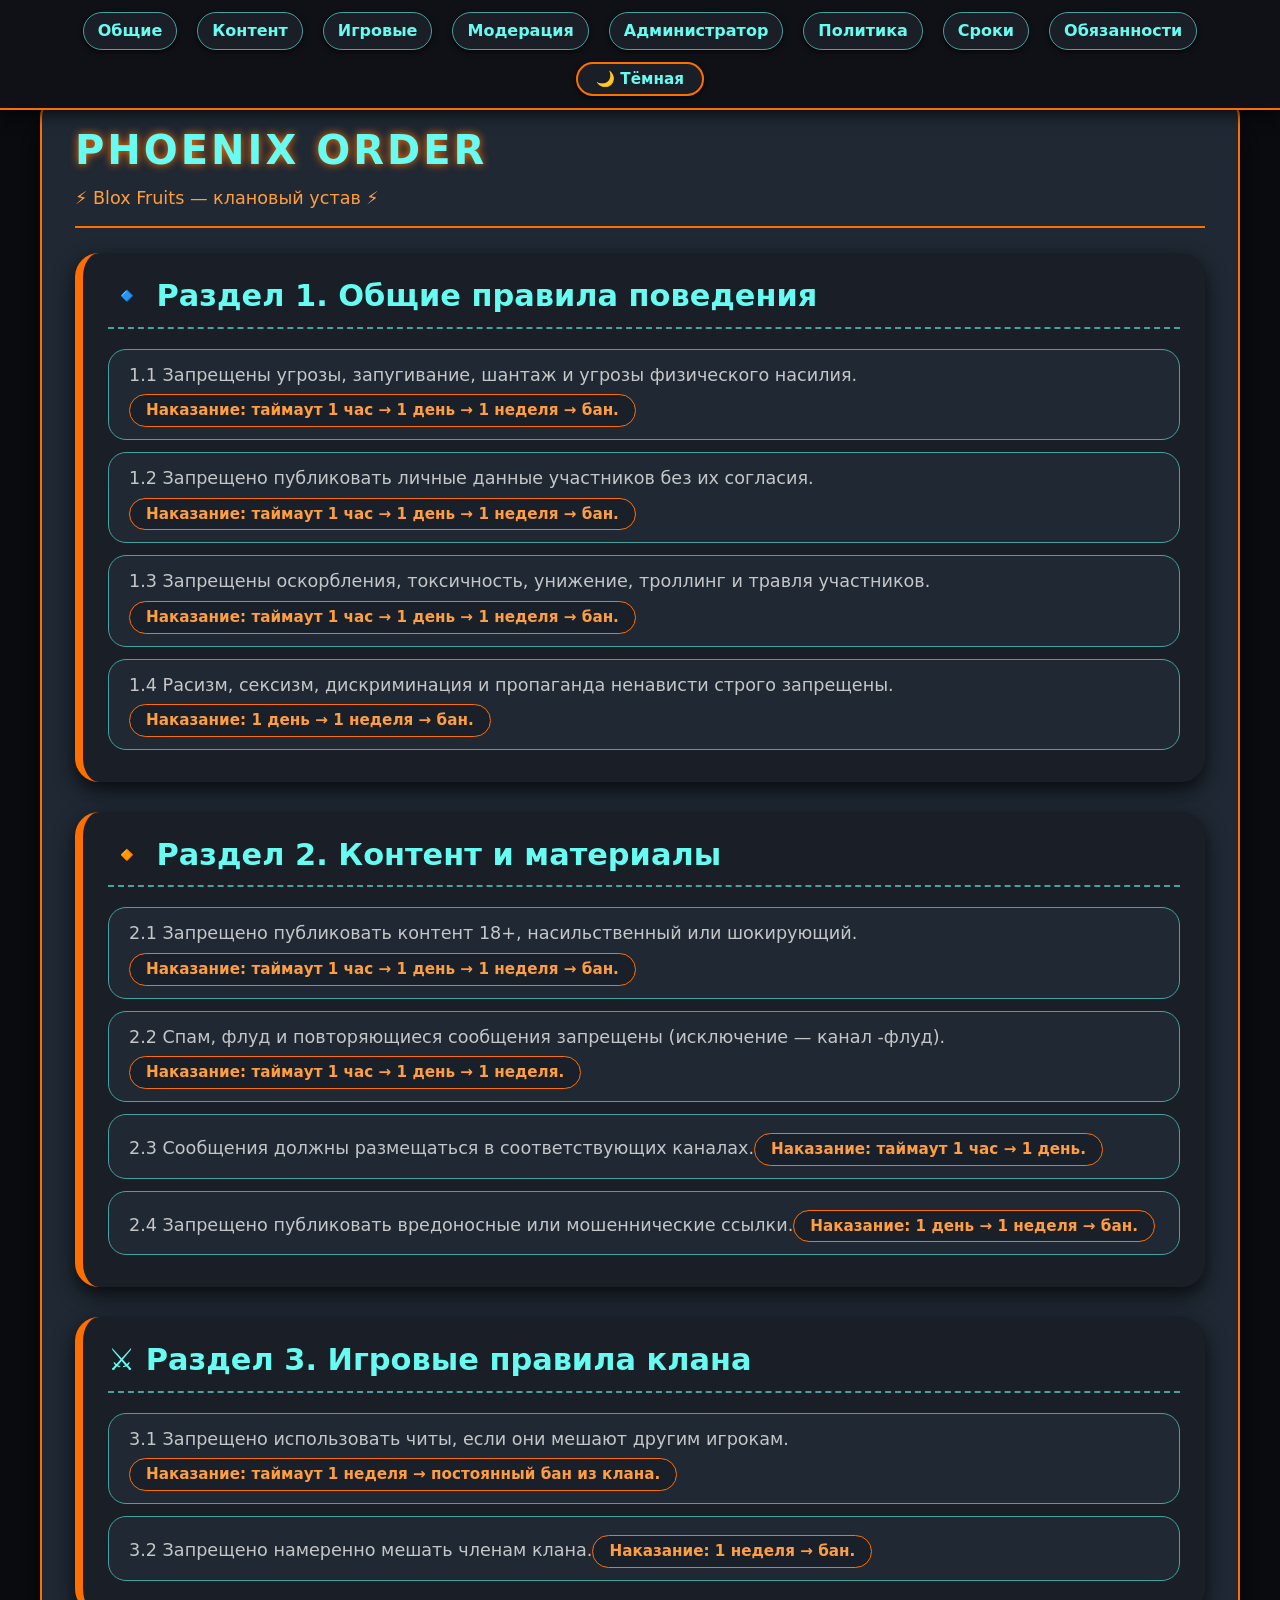
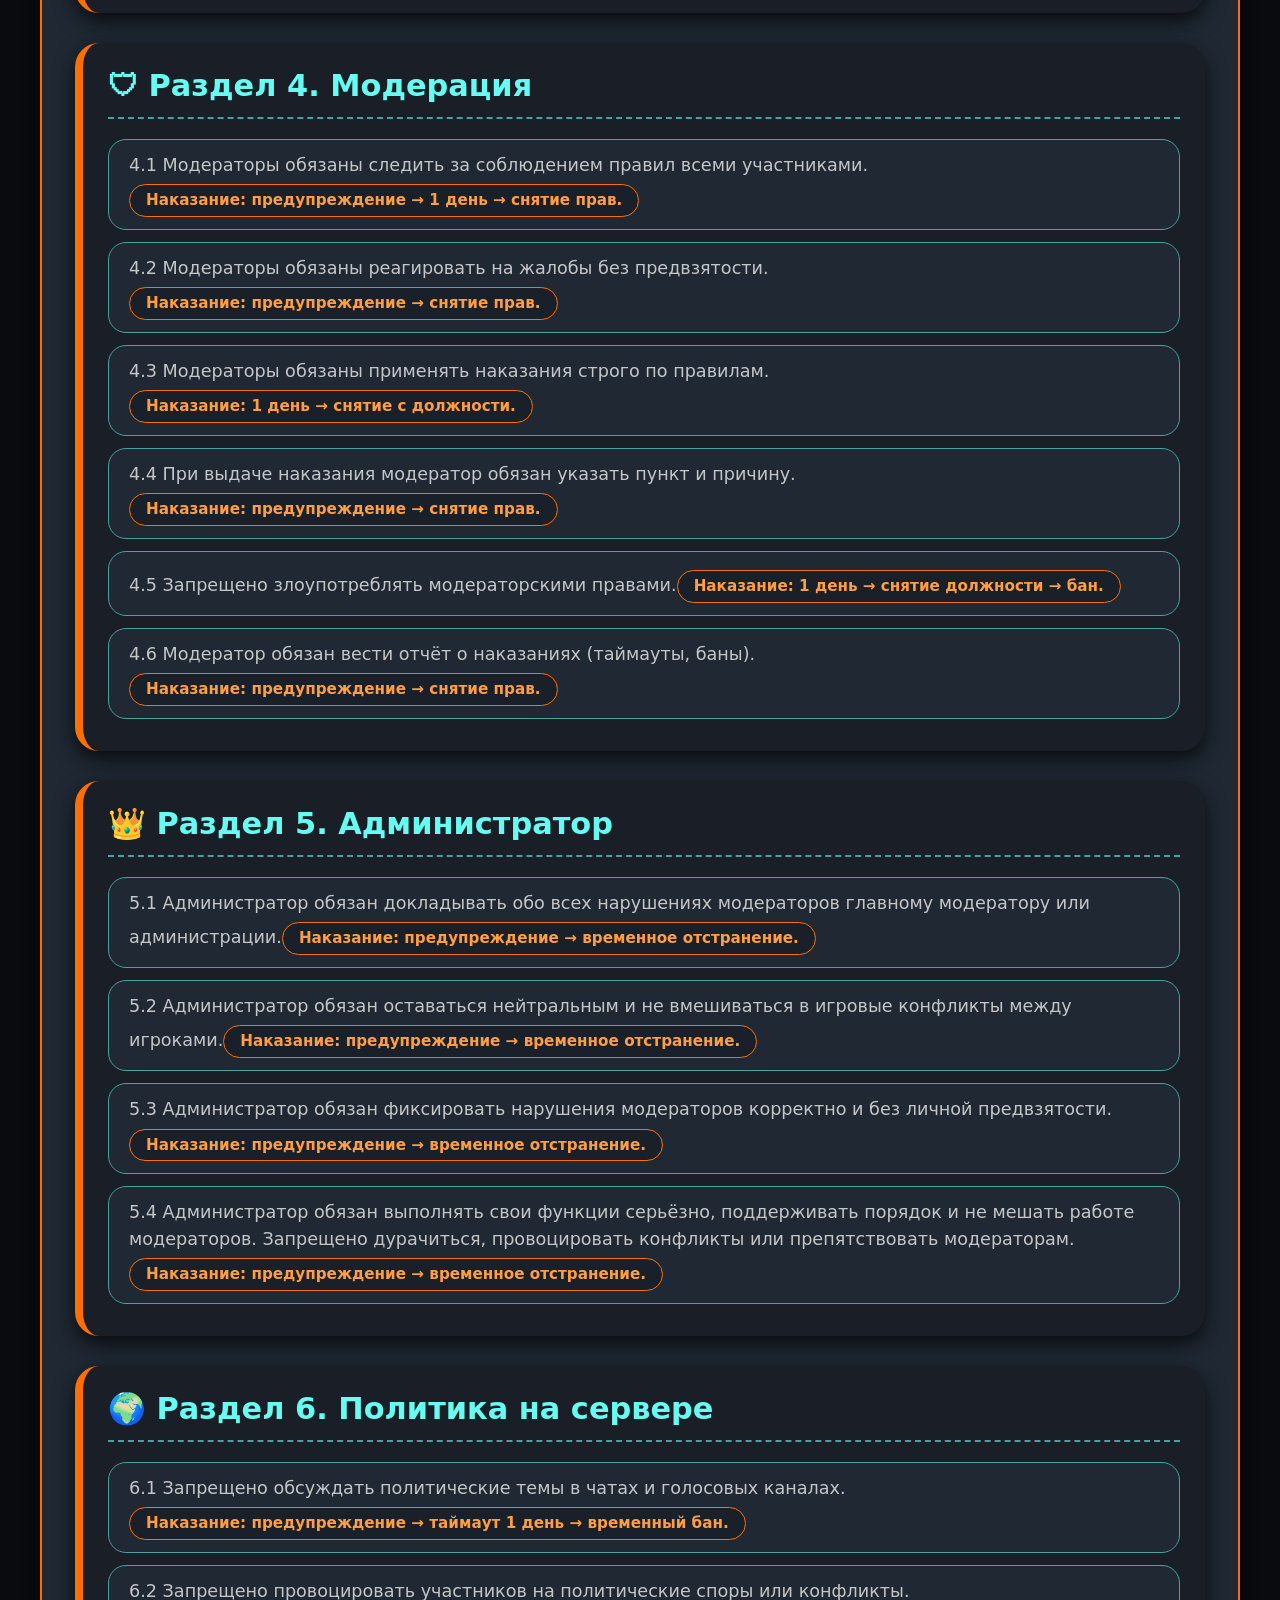
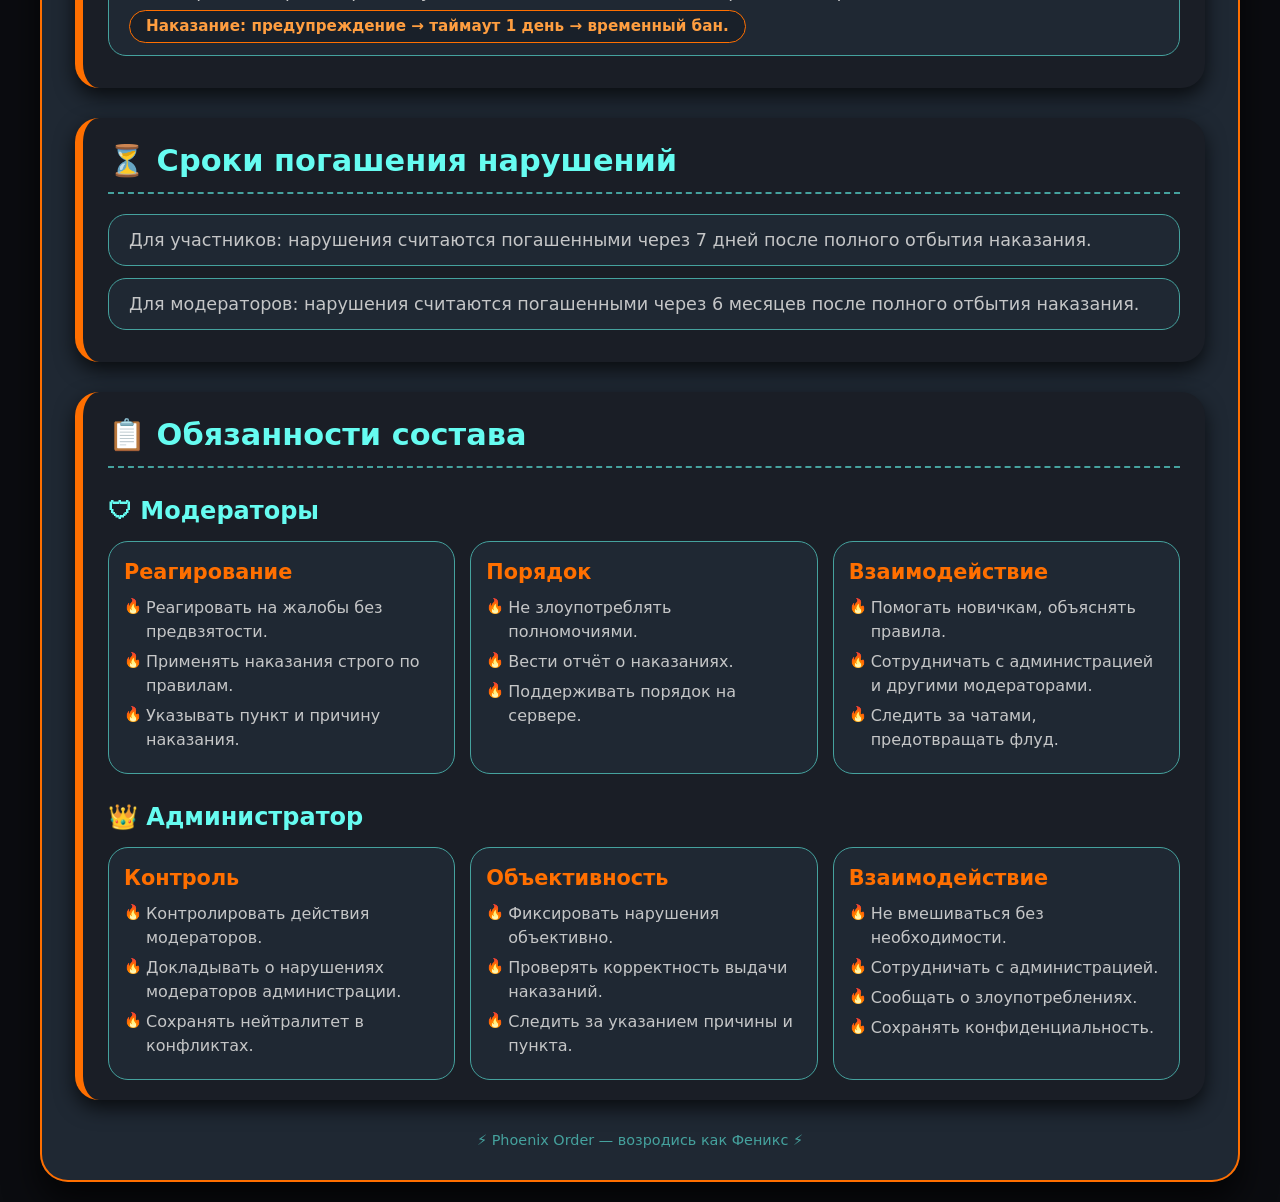
<file: index.html>
<!DOCTYPE html>
<html lang="ru">
<head>
    <link rel="stylesheet" href="style.css">
    <meta charset="UTF-8">
    <meta name="viewport" content="width=device-width, initial-scale=1.0">
    <title>Phoenix Order — правила клана (Blox Fruits)</title>
                                                            
</head>
<body>
    <!-- Навигационная панель -->
    <div class="navbar">
        <a href="#general">Общие</a>
        <a href="#content">Контент</a>
        <a href="#game">Игровые</a>
        <a href="#moderation">Модерация</a>
        <a href="#admin">Администратор</a>
        <a href="#policy">Политика</a>
        <a href="#terms">Сроки</a>
        <a href="#duties">Обязанности</a>
        <button class="theme-toggle" id="themeToggle">🌙 Тёмная</button>
    </div>

    <div class="container" id="mainContainer">
        <div class="header">
            <div class="title-section">
                <h1>Phoenix Order</h1>
                <div class="sub">⚡ Blox Fruits — клановый устав ⚡</div>
            </div>
        </div>

        <!-- Раздел 1. Общие правила поведения -->
        <section id="general" class="section">
            <h2>🔹 Раздел 1. Общие правила поведения</h2>
            <div class="rule-item"><span class="rule-text">1.1 Запрещены угрозы, запугивание, шантаж и угрозы физического насилия.</span><div class="rule-punish">Наказание: таймаут 1 час → 1 день → 1 неделя → бан.</div></div>
            <div class="rule-item"><span class="rule-text">1.2 Запрещено публиковать личные данные участников без их согласия.</span><div class="rule-punish">Наказание: таймаут 1 час → 1 день → 1 неделя → бан.</div></div>
            <div class="rule-item"><span class="rule-text">1.3 Запрещены оскорбления, токсичность, унижение, троллинг и травля участников.</span><div class="rule-punish">Наказание: таймаут 1 час → 1 день → 1 неделя → бан.</div></div>
            <div class="rule-item"><span class="rule-text">1.4 Расизм, сексизм, дискриминация и пропаганда ненависти строго запрещены.</span><div class="rule-punish">Наказание: 1 день → 1 неделя → бан.</div></div>
        </section>

        <!-- Раздел 2. Контент и материалы -->
        <section id="content" class="section">
            <h2>🔸 Раздел 2. Контент и материалы</h2>
            <div class="rule-item"><span class="rule-text">2.1 Запрещено публиковать контент 18+, насильственный или шокирующий.</span><div class="rule-punish">Наказание: таймаут 1 час → 1 день → 1 неделя → бан.</div></div>
            <div class="rule-item"><span class="rule-text">2.2 Спам, флуд и повторяющиеся сообщения запрещены (исключение — канал -флуд).</span><div class="rule-punish">Наказание: таймаут 1 час → 1 день → 1 неделя.</div></div>
            <div class="rule-item"><span class="rule-text">2.3 Сообщения должны размещаться в соответствующих каналах.</span><div class="rule-punish">Наказание: таймаут 1 час → 1 день.</div></div>
            <div class="rule-item"><span class="rule-text">2.4 Запрещено публиковать вредоносные или мошеннические ссылки.</span><div class="rule-punish">Наказание: 1 день → 1 неделя → бан.</div></div>
        </section>

        <!-- Раздел 3. Игровые правила клана -->
        <section id="game" class="section">
            <h2>⚔ Раздел 3. Игровые правила клана</h2>
            <div class="rule-item"><span class="rule-text">3.1 Запрещено использовать читы, если они мешают другим игрокам.</span><div class="rule-punish">Наказание: таймаут 1 неделя → постоянный бан из клана.</div></div>
            <div class="rule-item"><span class="rule-text">3.2 Запрещено намеренно мешать членам клана.</span><div class="rule-punish">Наказание: 1 неделя → бан.</div></div>
        </section>

        <!-- Раздел 4. Модерация -->
        <section id="moderation" class="section">
            <h2>🛡 Раздел 4. Модерация</h2>
            <div class="rule-item"><span class="rule-text">4.1 Модераторы обязаны следить за соблюдением правил всеми участниками.</span><div class="rule-punish">Наказание: предупреждение → 1 день → снятие прав.</div></div>
            <div class="rule-item"><span class="rule-text">4.2 Модераторы обязаны реагировать на жалобы без предвзятости.</span><div class="rule-punish">Наказание: предупреждение → снятие прав.</div></div>
            <div class="rule-item"><span class="rule-text">4.3 Модераторы обязаны применять наказания строго по правилам.</span><div class="rule-punish">Наказание: 1 день → снятие с должности.</div></div>
            <div class="rule-item"><span class="rule-text">4.4 При выдаче наказания модератор обязан указать пункт и причину.</span><div class="rule-punish">Наказание: предупреждение → снятие прав.</div></div>
            <div class="rule-item"><span class="rule-text">4.5 Запрещено злоупотреблять модераторскими правами.</span><div class="rule-punish">Наказание: 1 день → снятие должности → бан.</div></div>
            <div class="rule-item"><span class="rule-text">4.6 Модератор обязан вести отчёт о наказаниях (таймауты, баны).</span><div class="rule-punish">Наказание: предупреждение → снятие прав.</div></div>
        </section>

        <!-- Раздел 5. Администратор -->
        <section id="admin" class="section">
            <h2>👑 Раздел 5. Администратор</h2>
            <div class="rule-item"><span class="rule-text">5.1 Администратор обязан докладывать обо всех нарушениях модераторов главному модератору или администрации.</span><div class="rule-punish">Наказание: предупреждение → временное отстранение.</div></div>
            <div class="rule-item"><span class="rule-text">5.2 Администратор обязан оставаться нейтральным и не вмешиваться в игровые конфликты между игроками.</span><div class="rule-punish">Наказание: предупреждение → временное отстранение.</div></div>
            <div class="rule-item"><span class="rule-text">5.3 Администратор обязан фиксировать нарушения модераторов корректно и без личной предвзятости.</span><div class="rule-punish">Наказание: предупреждение → временное отстранение.</div></div>
            <div class="rule-item"><span class="rule-text">5.4 Администратор обязан выполнять свои функции серьёзно, поддерживать порядок и не мешать работе модераторов. Запрещено дурачиться, провоцировать конфликты или препятствовать модераторам.</span><div class="rule-punish">Наказание: предупреждение → временное отстранение.</div></div>
        </section>

        <!-- Раздел 6. Политика на сервере -->
        <section id="policy" class="section">
            <h2>🌍 Раздел 6. Политика на сервере</h2>
            <div class="rule-item"><span class="rule-text">6.1 Запрещено обсуждать политические темы в чатах и голосовых каналах.</span><div class="rule-punish">Наказание: предупреждение → таймаут 1 день → временный бан.</div></div>
            <div class="rule-item"><span class="rule-text">6.2 Запрещено провоцировать участников на политические споры или конфликты.</span><div class="rule-punish">Наказание: предупреждение → таймаут 1 день → временный бан.</div></div>
        </section>

        <!-- Сроки погашения нарушений -->
        <section id="terms" class="section">
            <h2>⏳ Сроки погашения нарушений</h2>
            <div class="rule-item"><span class="rule-text">Для участников: нарушения считаются погашенными через 7 дней после полного отбытия наказания.</span></div>
            <div class="rule-item"><span class="rule-text">Для модераторов: нарушения считаются погашенными через 6 месяцев после полного отбытия наказания.</span></div>
        </section>

        <!-- Обязанности состава -->
        <section id="duties" class="section">
            <h2>📋 Обязанности состава</h2>
            <div class="sub-section">
                <h3>🛡 Модераторы</h3>
                <div class="duty-list">
                    <div class="duty-card"><h4>Реагирование</h4><ul><li>Реагировать на жалобы без предвзятости.</li><li>Применять наказания строго по правилам.</li><li>Указывать пункт и причину наказания.</li></ul></div>
                    <div class="duty-card"><h4>Порядок</h4><ul><li>Не злоупотреблять полномочиями.</li><li>Вести отчёт о наказаниях.</li><li>Поддерживать порядок на сервере.</li></ul></div>
                    <div class="duty-card"><h4>Взаимодействие</h4><ul><li>Помогать новичкам, объяснять правила.</li><li>Сотрудничать с администрацией и другими модераторами.</li><li>Следить за чатами, предотвращать флуд.</li></ul></div>
                </div>
            </div>
            <div class="sub-section">
                <h3>👑 Администратор</h3>
                <div class="duty-list">
                    <div class="duty-card"><h4>Контроль</h4><ul><li>Контролировать действия модераторов.</li><li>Докладывать о нарушениях модераторов администрации.</li><li>Сохранять нейтралитет в конфликтах.</li></ul></div>
                    <div class="duty-card"><h4>Объективность</h4><ul><li>Фиксировать нарушения объективно.</li><li>Проверять корректность выдачи наказаний.</li><li>Следить за указанием причины и пункта.</li></ul></div>
                    <div class="duty-card"><h4>Взаимодействие</h4><ul><li>Не вмешиваться без необходимости.</li><li>Сотрудничать с администрацией.</li><li>Сообщать о злоупотреблениях.</li><li>Сохранять конфиденциальность.</li></ul></div>
                </div>
            </div>
        </section>

        <footer>
            ⚡ Phoenix Order — возродись как Феникс ⚡
        </footer>
    </div>

    <script>
        (function() {
            const themeToggle = document.getElementById('themeToggle');
            const body = document.body;

            // Проверяем сохранённую тему в localStorage
            const savedTheme = localStorage.getItem('phoenixTheme');
            if (savedTheme === 'light') {
                body.classList.add('light-theme');
                themeToggle.textContent = '☀️ Светлая';
            } else {
                themeToggle.textContent = '🌙 Тёмная';
            }

            themeToggle.addEventListener('click', () => {
                body.classList.toggle('light-theme');
                const isLight = body.classList.contains('light-theme');
                themeToggle.textContent = isLight ? '☀️ Светлая' : '🌙 Тёмная';
                // Сохраняем выбор
                localStorage.setItem('phoenixTheme', isLight ? 'light' : 'dark');
            });
        })();
    </script>
</body>
</html>
</file>
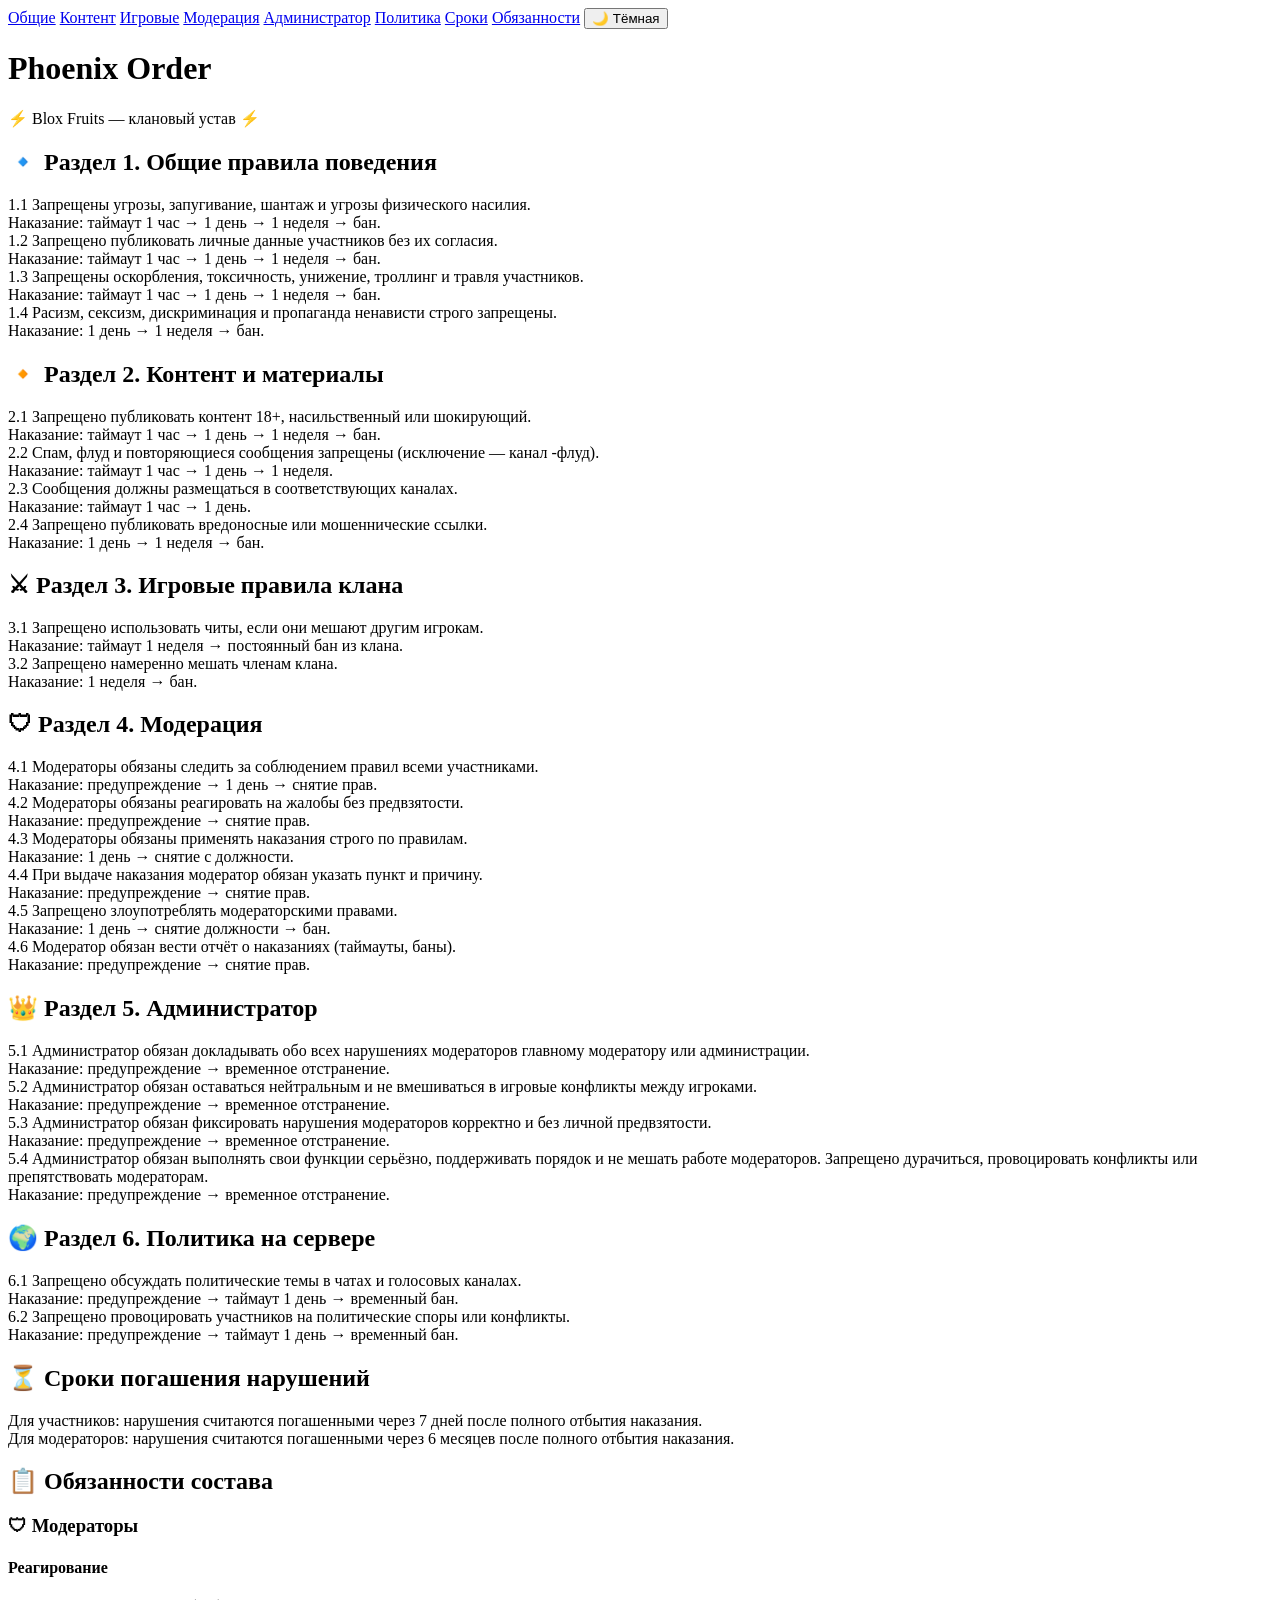
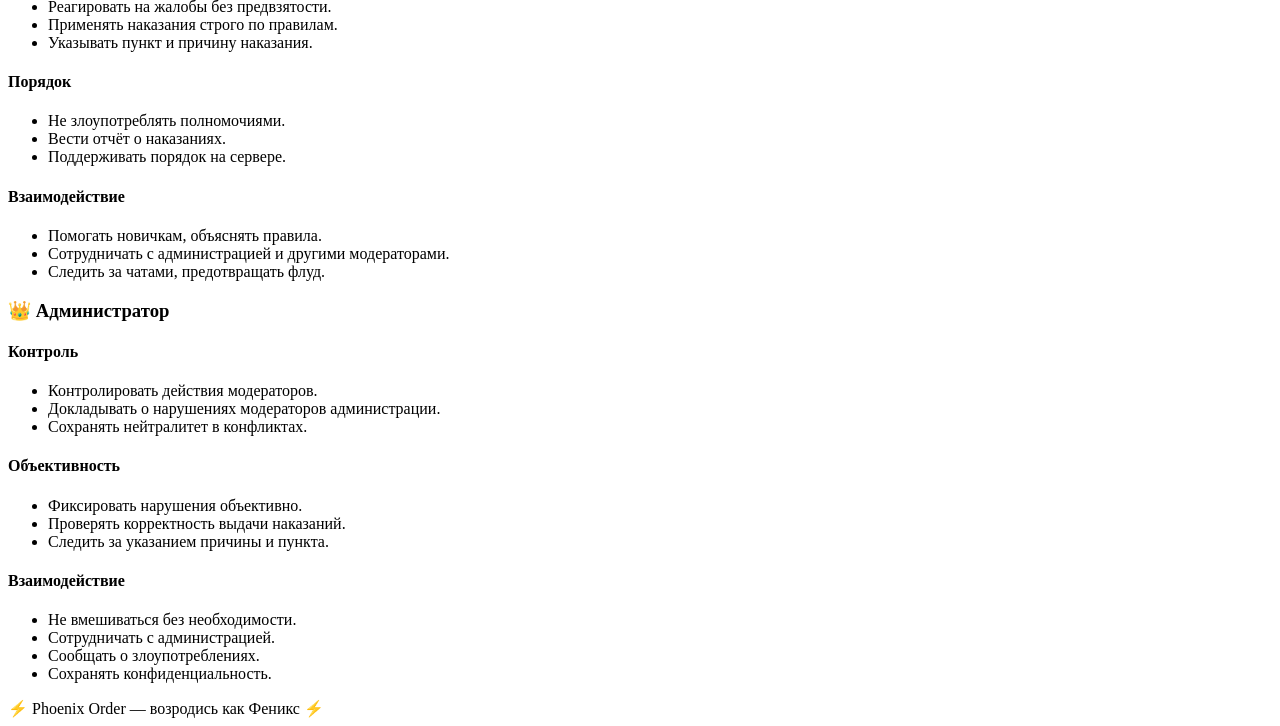
<file: 3 index.html>
<!DOCTYPE html>
<html lang="ru">
<head>
    <meta charset="UTF-8">
    <meta name="viewport" content="width=device-width, initial-scale=1.0">
    <title>Phoenix Order — правила клана (Blox Fruits)</title>   
</head>
<body>
    <!-- Навигационная панель -->
    <div class="navbar">
        <a href="#general">Общие</a>
        <a href="#content">Контент</a>
        <a href="#game">Игровые</a>
        <a href="#moderation">Модерация</a>
        <a href="#admin">Администратор</a>
        <a href="#policy">Политика</a>
        <a href="#terms">Сроки</a>
        <a href="#duties">Обязанности</a>
        <button class="theme-toggle" id="themeToggle">🌙 Тёмная</button>
    </div>

    <div class="container" id="mainContainer">
        <div class="header">
            <div class="title-section">
                <h1>Phoenix Order</h1>
                <div class="sub">⚡ Blox Fruits — клановый устав ⚡</div>
            </div>
        </div>

        <!-- Раздел 1. Общие правила поведения -->
        <section id="general" class="section">
            <h2>🔹 Раздел 1. Общие правила поведения</h2>
            <div class="rule-item"><span class="rule-text">1.1 Запрещены угрозы, запугивание, шантаж и угрозы физического насилия.</span><div class="rule-punish">Наказание: таймаут 1 час → 1 день → 1 неделя → бан.</div></div>
            <div class="rule-item"><span class="rule-text">1.2 Запрещено публиковать личные данные участников без их согласия.</span><div class="rule-punish">Наказание: таймаут 1 час → 1 день → 1 неделя → бан.</div></div>
            <div class="rule-item"><span class="rule-text">1.3 Запрещены оскорбления, токсичность, унижение, троллинг и травля участников.</span><div class="rule-punish">Наказание: таймаут 1 час → 1 день → 1 неделя → бан.</div></div>
            <div class="rule-item"><span class="rule-text">1.4 Расизм, сексизм, дискриминация и пропаганда ненависти строго запрещены.</span><div class="rule-punish">Наказание: 1 день → 1 неделя → бан.</div></div>
        </section>

        <!-- Раздел 2. Контент и материалы -->
        <section id="content" class="section">
            <h2>🔸 Раздел 2. Контент и материалы</h2>
            <div class="rule-item"><span class="rule-text">2.1 Запрещено публиковать контент 18+, насильственный или шокирующий.</span><div class="rule-punish">Наказание: таймаут 1 час → 1 день → 1 неделя → бан.</div></div>
            <div class="rule-item"><span class="rule-text">2.2 Спам, флуд и повторяющиеся сообщения запрещены (исключение — канал -флуд).</span><div class="rule-punish">Наказание: таймаут 1 час → 1 день → 1 неделя.</div></div>
            <div class="rule-item"><span class="rule-text">2.3 Сообщения должны размещаться в соответствующих каналах.</span><div class="rule-punish">Наказание: таймаут 1 час → 1 день.</div></div>
            <div class="rule-item"><span class="rule-text">2.4 Запрещено публиковать вредоносные или мошеннические ссылки.</span><div class="rule-punish">Наказание: 1 день → 1 неделя → бан.</div></div>
        </section>

        <!-- Раздел 3. Игровые правила клана -->
        <section id="game" class="section">
            <h2>⚔ Раздел 3. Игровые правила клана</h2>
            <div class="rule-item"><span class="rule-text">3.1 Запрещено использовать читы, если они мешают другим игрокам.</span><div class="rule-punish">Наказание: таймаут 1 неделя → постоянный бан из клана.</div></div>
            <div class="rule-item"><span class="rule-text">3.2 Запрещено намеренно мешать членам клана.</span><div class="rule-punish">Наказание: 1 неделя → бан.</div></div>
        </section>

        <!-- Раздел 4. Модерация -->
        <section id="moderation" class="section">
            <h2>🛡 Раздел 4. Модерация</h2>
            <div class="rule-item"><span class="rule-text">4.1 Модераторы обязаны следить за соблюдением правил всеми участниками.</span><div class="rule-punish">Наказание: предупреждение → 1 день → снятие прав.</div></div>
            <div class="rule-item"><span class="rule-text">4.2 Модераторы обязаны реагировать на жалобы без предвзятости.</span><div class="rule-punish">Наказание: предупреждение → снятие прав.</div></div>
            <div class="rule-item"><span class="rule-text">4.3 Модераторы обязаны применять наказания строго по правилам.</span><div class="rule-punish">Наказание: 1 день → снятие с должности.</div></div>
            <div class="rule-item"><span class="rule-text">4.4 При выдаче наказания модератор обязан указать пункт и причину.</span><div class="rule-punish">Наказание: предупреждение → снятие прав.</div></div>
            <div class="rule-item"><span class="rule-text">4.5 Запрещено злоупотреблять модераторскими правами.</span><div class="rule-punish">Наказание: 1 день → снятие должности → бан.</div></div>
            <div class="rule-item"><span class="rule-text">4.6 Модератор обязан вести отчёт о наказаниях (таймауты, баны).</span><div class="rule-punish">Наказание: предупреждение → снятие прав.</div></div>
        </section>

        <!-- Раздел 5. Администратор -->
        <section id="admin" class="section">
            <h2>👑 Раздел 5. Администратор</h2>
            <div class="rule-item"><span class="rule-text">5.1 Администратор обязан докладывать обо всех нарушениях модераторов главному модератору или администрации.</span><div class="rule-punish">Наказание: предупреждение → временное отстранение.</div></div>
            <div class="rule-item"><span class="rule-text">5.2 Администратор обязан оставаться нейтральным и не вмешиваться в игровые конфликты между игроками.</span><div class="rule-punish">Наказание: предупреждение → временное отстранение.</div></div>
            <div class="rule-item"><span class="rule-text">5.3 Администратор обязан фиксировать нарушения модераторов корректно и без личной предвзятости.</span><div class="rule-punish">Наказание: предупреждение → временное отстранение.</div></div>
            <div class="rule-item"><span class="rule-text">5.4 Администратор обязан выполнять свои функции серьёзно, поддерживать порядок и не мешать работе модераторов. Запрещено дурачиться, провоцировать конфликты или препятствовать модераторам.</span><div class="rule-punish">Наказание: предупреждение → временное отстранение.</div></div>
        </section>

        <!-- Раздел 6. Политика на сервере -->
        <section id="policy" class="section">
            <h2>🌍 Раздел 6. Политика на сервере</h2>
            <div class="rule-item"><span class="rule-text">6.1 Запрещено обсуждать политические темы в чатах и голосовых каналах.</span><div class="rule-punish">Наказание: предупреждение → таймаут 1 день → временный бан.</div></div>
            <div class="rule-item"><span class="rule-text">6.2 Запрещено провоцировать участников на политические споры или конфликты.</span><div class="rule-punish">Наказание: предупреждение → таймаут 1 день → временный бан.</div></div>
        </section>

        <!-- Сроки погашения нарушений -->
        <section id="terms" class="section">
            <h2>⏳ Сроки погашения нарушений</h2>
            <div class="rule-item"><span class="rule-text">Для участников: нарушения считаются погашенными через 7 дней после полного отбытия наказания.</span></div>
            <div class="rule-item"><span class="rule-text">Для модераторов: нарушения считаются погашенными через 6 месяцев после полного отбытия наказания.</span></div>
        </section>

        <!-- Обязанности состава -->
        <section id="duties" class="section">
            <h2>📋 Обязанности состава</h2>
            <div class="sub-section">
                <h3>🛡 Модераторы</h3>
                <div class="duty-list">
                    <div class="duty-card"><h4>Реагирование</h4><ul><li>Реагировать на жалобы без предвзятости.</li><li>Применять наказания строго по правилам.</li><li>Указывать пункт и причину наказания.</li></ul></div>
                    <div class="duty-card"><h4>Порядок</h4><ul><li>Не злоупотреблять полномочиями.</li><li>Вести отчёт о наказаниях.</li><li>Поддерживать порядок на сервере.</li></ul></div>
                    <div class="duty-card"><h4>Взаимодействие</h4><ul><li>Помогать новичкам, объяснять правила.</li><li>Сотрудничать с администрацией и другими модераторами.</li><li>Следить за чатами, предотвращать флуд.</li></ul></div>
                </div>
            </div>
            <div class="sub-section">
                <h3>👑 Администратор</h3>
                <div class="duty-list">
                    <div class="duty-card"><h4>Контроль</h4><ul><li>Контролировать действия модераторов.</li><li>Докладывать о нарушениях модераторов администрации.</li><li>Сохранять нейтралитет в конфликтах.</li></ul></div>
                    <div class="duty-card"><h4>Объективность</h4><ul><li>Фиксировать нарушения объективно.</li><li>Проверять корректность выдачи наказаний.</li><li>Следить за указанием причины и пункта.</li></ul></div>
                    <div class="duty-card"><h4>Взаимодействие</h4><ul><li>Не вмешиваться без необходимости.</li><li>Сотрудничать с администрацией.</li><li>Сообщать о злоупотреблениях.</li><li>Сохранять конфиденциальность.</li></ul></div>
                </div>
            </div>
        </section>

        <footer>
            ⚡ Phoenix Order — возродись как Феникс ⚡
        </footer>
    </div>

    <script>
        (function() {
            const themeToggle = document.getElementById('themeToggle');
            const body = document.body;

            // Проверяем сохранённую тему в localStorage
            const savedTheme = localStorage.getItem('phoenixTheme');
            if (savedTheme === 'light') {
                body.classList.add('light-theme');
                themeToggle.textContent = '☀️ Светлая';
            } else {
                themeToggle.textContent = '🌙 Тёмная';
            }

            themeToggle.addEventListener('click', () => {
                body.classList.toggle('light-theme');
                const isLight = body.classList.contains('light-theme');
                themeToggle.textContent = isLight ? '☀️ Светлая' : '🌙 Тёмная';
                // Сохраняем выбор
                localStorage.setItem('phoenixTheme', isLight ? 'light' : 'dark');
            });
        })();
    </script>
</body>
</html>
</file>
<file: style.css>
* {
            margin: 0;
            padding: 0;
            box-sizing: border-box;
            font-family: 'Segoe UI', Roboto, system-ui, sans-serif;
        }

        /* Тёмная тема (по умолчанию) */
        body {
            --bg: #0b0c10;
            --surface: #1f2833;
            --card-bg: #1a1e26;
            --rule-hover: #2a2e36;
            --text: #c5c6c7;
            --heading: #66fcf1;
            --border: #45a29e;
            --accent: #ff6f00;
            --accent-light: #ff9e40;
            --nav-bg: #0f1117;
            --shadow: rgba(0, 0, 0, 0.7);
            transition: background-color 0.3s, color 0.2s;
        }

        /* Светлая тема */
        body.light-theme {
            --bg: #f0f4fa;
            --surface: #ffffff;
            --card-bg: #e6ecf5;
            --rule-hover: #d9e2ef;
            --text: #1a2634;
            --heading: #c75109;
            --border: #ff8c42;
            --accent: #d35400;
            --accent-light: #e67e22;
            --nav-bg: #cfdbe9;
            --shadow: rgba(0, 0, 0, 0.2);
        }

        body {
            background-color: var(--bg);
            color: var(--text);
            line-height: 1.5;
            padding: 20px;
        }

        /* Контейнер */
        .container {
            max-width: 1200px;
            margin: 70px auto 0; /* отступ сверху для навигации */
            background-color: var(--surface);
            border-radius: 28px;
            padding: 30px 35px;
            box-shadow: 0 20px 35px var(--shadow), 0 0 0 2px var(--accent) inset;
            transition: box-shadow 0.3s, background-color 0.3s;
            animation: fadeIn 0.8s ease;
        }

        /* Анимация появления */
        @keyframes fadeIn {
            from { opacity: 0; transform: translateY(15px); }
            to { opacity: 1; transform: translateY(0); }
        }

        /* Навигационная панель */
        .navbar {
            position: fixed;
            top: 0;
            left: 0;
            width: 100%;
            background-color: var(--nav-bg);
            padding: 12px 20px;
            box-shadow: 0 4px 15px var(--shadow);
            z-index: 1000;
            display: flex;
            flex-wrap: wrap;
            justify-content: center;
            gap: 12px 20px;
            border-bottom: 2px solid var(--accent);
            backdrop-filter: blur(5px);
        }

        .navbar a {
            color: var(--heading);
            text-decoration: none;
            font-weight: 600;
            font-size: 1rem;
            padding: 6px 14px;
            border-radius: 40px;
            background-color: var(--card-bg);
            border: 1px solid var(--border);
            transition: all 0.2s;
            box-shadow: 0 2px 5px var(--shadow);
        }

        .navbar a:hover {
            background-color: var(--accent);
            color: var(--bg);
            border-color: var(--accent-light);
            transform: translateY(-2px);
            box-shadow: 0 8px 15px var(--accent);
        }

        /* Переключатель темы в навигации */
        .theme-toggle {
            background-color: var(--card-bg);
            border: 2px solid var(--accent);
            color: var(--heading);
            font-weight: bold;
            padding: 6px 18px;
            border-radius: 40px;
            cursor: pointer;
            transition: all 0.2s;
            font-size: 0.95rem;
            box-shadow: 0 2px 5px var(--shadow);
        }

        .theme-toggle:hover {
            background-color: var(--accent);
            color: var(--bg);
            transform: scale(1.05);
        }

        /* Шапка */
        .header {
            display: flex;
            flex-wrap: wrap;
            justify-content: space-between;
            align-items: center;
            margin-bottom: 25px;
            border-bottom: 2px solid var(--accent);
            padding-bottom: 15px;
        }

        .title-section h1 {
            font-size: 2.5rem;
            font-weight: 800;
            text-transform: uppercase;
            letter-spacing: 3px;
            color: var(--heading);
            text-shadow: 0 0 8px var(--accent);
            transition: text-shadow 0.2s;
        }

        .title-section .sub {
            font-size: 1.1rem;
            color: var(--accent-light);
            margin-top: 5px;
        }

        /* Разделы */
        .section {
            background-color: var(--card-bg);
            border-radius: 24px;
            padding: 20px 25px;
            margin-bottom: 30px;
            border-left: 8px solid var(--accent);
            box-shadow: 0 8px 20px var(--shadow);
            transition: border-left-color 0.2s, background-color 0.3s, box-shadow 0.3s;
            scroll-margin-top: 80px; /* чтобы при навигации раздел не прятался под navbar */
            animation: slideUp 0.6s ease;
        }

        @keyframes slideUp {
            from { opacity: 0; transform: translateY(30px); }
            to { opacity: 1; transform: translateY(0); }
        }

        .section:hover {
            box-shadow: 0 15px 30px var(--accent);
        }

        .section h2 {
            color: var(--heading);
            font-size: 1.9rem;
            font-weight: 600;
            margin-bottom: 20px;
            border-bottom: 2px dashed var(--border);
            padding-bottom: 8px;
        }

        .rule-item {
            background: var(--surface);
            margin: 12px 0;
            padding: 12px 20px;
            border-radius: 18px;
            border: 1px solid var(--border);
            transition: background 0.2s, border-color 0.2s, transform 0.2s, box-shadow 0.2s;
        }

        .rule-item:hover {
            background: var(--rule-hover);
            border-color: var(--accent);
            transform: scale(1.01) translateX(5px);
            box-shadow: -5px 5px 10px var(--accent);
        }

        .rule-text {
            font-size: 1.1rem;
            font-weight: 500;
        }

        .rule-punish {
            margin-top: 6px;
            color: var(--accent-light);
            font-weight: 600;
            background: rgba(0,0,0,0.2);
            display: inline-block;
            padding: 4px 16px;
            border-radius: 30px;
            font-size: 0.95rem;
            border: 1px solid var(--accent);
            transition: background 0.2s;
        }

        .rule-item:hover .rule-punish {
            background: var(--accent);
            color: var(--bg);
        }

        .sub-section {
            margin-top: 25px;
        }

        .sub-section h3 {
            color: var(--heading);
            font-size: 1.5rem;
            margin-bottom: 12px;
        }

        .duty-list {
            display: grid;
            grid-template-columns: repeat(auto-fit, minmax(280px, 1fr));
            gap: 15px;
            margin-top: 10px;
        }

        .duty-card {
            background: var(--surface);
            border-radius: 20px;
            padding: 15px;
            border: 1px solid var(--border);
            transition: transform 0.2s, box-shadow 0.2s;
        }

        .duty-card:hover {
            transform: translateY(-5px);
            box-shadow: 0 10px 20px var(--accent);
        }

        .duty-card h4 {
            color: var(--accent);
            font-size: 1.3rem;
            margin-bottom: 8px;
        }

        .duty-card ul {
            list-style: none;
        }

        .duty-card li {
            margin: 6px 0;
            padding-left: 22px;
            position: relative;
        }

        .duty-card li::before {
            content: "🔥";
            position: absolute;
            left: 0;
            color: var(--accent);
            font-size: 0.9rem;
        }

        footer {
            margin-top: 20px;
            text-align: center;
            color: var(--border);
            font-size: 0.9rem;
        }

        /* Плавный скролл */
        html {
            scroll-behavior: smooth;
        }
</file>
